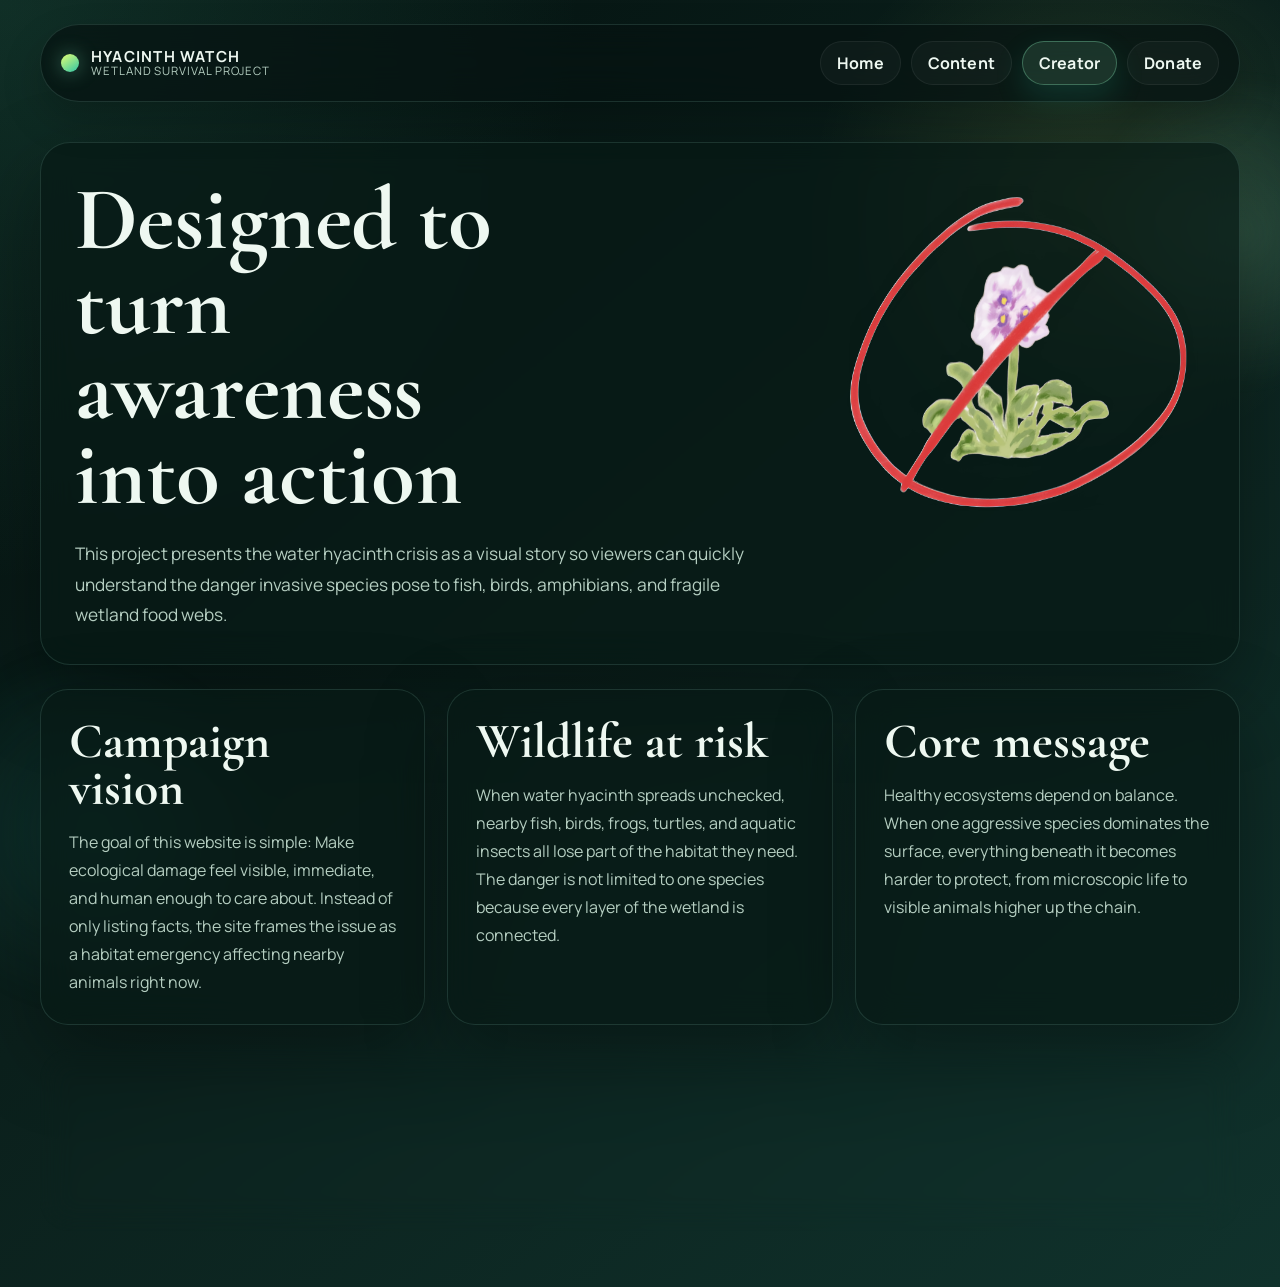
<file: creator.html>
<!DOCTYPE html>
<html lang="en">
<head>
  <meta charset="UTF-8">
  <meta name="viewport" content="width=device-width, initial-scale=1.0">
  <title>Water Hyacinth Crisis | Creator</title>
  <meta name="description" content="Learn about the creator page and the mission behind this awareness project on invasive water hyacinth.">
  <link rel="preconnect" href="https://fonts.googleapis.com">
  <link rel="preconnect" href="https://fonts.gstatic.com" crossorigin>
  <link href="https://fonts.googleapis.com/css2?family=Cormorant+Garamond:wght@500;600;700&family=Manrope:wght@400;500;600;700;800&display=swap" rel="stylesheet">
  <link rel="stylesheet" href="style.css">
</head>
<body class="theme-creator">
  <div class="page-shell">
    <nav class="nav" id="navbar">
      <a href="index.html" class="brand-mark">
        <span class="brand-orb"></span>
        <span class="brand-copy">
          <strong>Hyacinth Watch</strong>
          <small>Wetland Survival Project</small>
        </span>
      </a>
      <div class="nav-links">
        <a href="index.html" class="nav-btn">Home</a>
        <a href="content.html" class="nav-btn">Content</a>
        <a href="creator.html" class="nav-btn active">Creator</a>
        <a href="donate.html" class="nav-btn">Donate</a>
      </div>
    </nav>

    <main class="content-wrap">
      <section class="page-header reveal">
        <div class="title-row">
          <h1>Designed to turn awareness into action</h1>
          <img class="title-image" src="no hyacinth.png" alt="No water hyacinth sign">
        </div>
        <p class="lead">This project presents the water hyacinth crisis as a visual story so viewers can quickly understand the danger invasive species pose to fish, birds, amphibians, and fragile wetland food webs.</p>
      </section>

      <section class="creator-layout">
        <article class="bio-card glass reveal">
          <h2>Campaign vision</h2>
          <p>The goal of this website is simple: Make ecological damage feel visible, immediate, and human enough to care about. Instead of only listing facts, the site frames the issue as a habitat emergency affecting nearby animals right now.</p>
        </article>
        <article class="bio-card glass reveal">
          <h2>Wildlife at risk</h2>
          <p>When water hyacinth spreads unchecked, nearby fish, birds, frogs, turtles, and aquatic insects all lose part of the habitat they need. The danger is not limited to one species because every layer of the wetland is connected.</p>
        </article>
        <article class="bio-card glass reveal">
          <h2>Core message</h2>
          <p>Healthy ecosystems depend on balance. When one aggressive species dominates the surface, everything beneath it becomes harder to protect, from microscopic life to visible animals higher up the chain.</p>
        </article>
      </section>

      <section class="quote-panel reveal">
        <p>"Awareness is the first removal tool. Once people can see the damage clearly, action becomes easier to organize."</p>
      </section>
    </main>
  </div>

  <script src="script.js" defer></script>
</body>
</html>
</file>
<file: style.css>
:root {
  --bg: #071512;
  --bg-alt: #0d2421;
  --panel: rgba(7, 25, 22, 0.72);
  --panel-strong: rgba(10, 35, 31, 0.88);
  --line: rgba(166, 230, 210, 0.14);
  --text: #eef8f1;
  --muted: #b5cec1;
  --accent: #90f7c4;
  --accent-strong: #2ec4a6;
  --highlight: #e4ff74;
  --shadow: 0 30px 80px rgba(0, 0, 0, 0.34);
}

* {
  box-sizing: border-box;
}

html {
  scroll-behavior: smooth;
}

body {
  margin: 0;
  min-height: 100vh;
  font-family: "Manrope", sans-serif;
  color: var(--text);
  background:
    radial-gradient(circle at top left, rgba(65, 169, 134, 0.2), transparent 32%),
    radial-gradient(circle at 85% 15%, rgba(228, 255, 116, 0.12), transparent 18%),
    linear-gradient(140deg, #04110f 0%, #0b201c 45%, #10322c 100%);
  overflow-x: hidden;
}

body::before,
body::after {
  content: "";
  position: fixed;
  inset: auto;
  pointer-events: none;
  z-index: -1;
}

body::before {
  top: 8%;
  right: -120px;
  width: 320px;
  height: 320px;
  border-radius: 50%;
  background: radial-gradient(circle, rgba(156, 255, 213, 0.16), transparent 70%);
  filter: blur(8px);
}

body::after {
  bottom: -110px;
  left: -90px;
  width: 360px;
  height: 360px;
  border-radius: 45% 55% 58% 42%;
  background: radial-gradient(circle, rgba(31, 140, 128, 0.22), transparent 70%);
  filter: blur(12px);
}

.page-shell {
  width: min(1200px, calc(100% - 32px));
  margin: 0 auto;
  padding: 24px 0 56px;
}

.nav {
  position: sticky;
  top: 14px;
  z-index: 20;
  display: flex;
  align-items: center;
  justify-content: space-between;
  gap: 24px;
  padding: 16px 20px;
  border: 1px solid var(--line);
  border-radius: 999px;
  background: rgba(6, 19, 17, 0.72);
  backdrop-filter: blur(20px);
  box-shadow: 0 18px 40px rgba(0, 0, 0, 0.2);
  transition: transform 0.35s ease, opacity 0.35s ease, background 0.35s ease;
}

.nav.nav-hidden {
  transform: translateY(-140%);
  opacity: 0;
}

.brand-mark {
  display: inline-flex;
  align-items: center;
  gap: 12px;
  color: var(--text);
  text-decoration: none;
}

.brand-orb {
  width: 18px;
  height: 18px;
  border-radius: 50%;
  background: linear-gradient(145deg, var(--highlight), var(--accent-strong));
  box-shadow: 0 0 20px rgba(144, 247, 196, 0.4);
}

.brand-copy {
  display: flex;
  flex-direction: column;
  line-height: 1.05;
}

.brand-copy strong {
  font-size: 0.95rem;
  letter-spacing: 0.08em;
  text-transform: uppercase;
}

.brand-copy small {
  color: var(--muted);
  font-size: 0.72rem;
  letter-spacing: 0.08em;
  text-transform: uppercase;
}

.nav-links {
  display: flex;
  flex-wrap: wrap;
  justify-content: flex-end;
  gap: 10px;
}

.nav-btn,
.btn {
  position: relative;
  display: inline-flex;
  align-items: center;
  justify-content: center;
  gap: 10px;
  padding: 12px 18px;
  border: 1px solid transparent;
  border-radius: 999px;
  color: var(--text);
  text-decoration: none;
  font-weight: 700;
  letter-spacing: 0.01em;
  cursor: pointer;
  overflow: hidden;
  transition:
    transform 0.25s ease,
    background 0.25s ease,
    border-color 0.25s ease,
    box-shadow 0.25s ease,
    color 0.25s ease;
}

.nav-btn {
  padding: 10px 16px;
  background: rgba(255, 255, 255, 0.03);
  border-color: rgba(255, 255, 255, 0.06);
}

.nav-btn.active,
.nav-btn:hover {
  background: rgba(144, 247, 196, 0.12);
  border-color: rgba(144, 247, 196, 0.3);
  box-shadow: 0 12px 30px rgba(46, 196, 166, 0.16);
}

.nav-btn:hover,
.btn:hover {
  transform: translateY(-3px) scale(1.01);
}

.nav-btn:active,
.btn:active {
  transform: translateY(1px) scale(0.98);
}

.btn {
  min-height: 48px;
  border: none;
}

.btn-primary {
  background: linear-gradient(135deg, var(--highlight), var(--accent));
  color: #062019;
  box-shadow: 0 10px 18px -6px rgba(170, 236, 116, 0.18);
}

.btn-primary:hover {
  box-shadow: 0 14px 22px -8px rgba(170, 236, 116, 0.22);
}

.btn-secondary {
  background: rgba(255, 255, 255, 0.05);
  border: 1px solid rgba(255, 255, 255, 0.08);
  box-shadow: 0 10px 18px -10px rgba(0, 0, 0, 0.45);
}

.btn-secondary:hover {
  box-shadow: 0 14px 24px -12px rgba(0, 0, 0, 0.55);
}

.btn-outline {
  border: 1px solid rgba(228, 255, 116, 0.35);
  background: rgba(228, 255, 116, 0.08);
}

.magnetic::after {
  content: "";
  position: absolute;
  inset: 0;
  border-radius: inherit;
  background: linear-gradient(120deg, transparent, rgba(255, 255, 255, 0.2), transparent);
  transform: translateX(-130%);
  transition: transform 0.55s ease;
}

.magnetic:hover::after {
  transform: translateX(130%);
}

main {
  padding-top: 40px;
}

.panel,
.story-card,
.donation-panel,
.quote-panel,
.timeline,
.page-header {
  position: relative;
  overflow: hidden;
}

.glass,
.story-card,
.donation-panel,
.quote-panel,
.timeline,
.page-header {
  background: var(--panel);
  border: 1px solid var(--line);
  box-shadow: var(--shadow);
  backdrop-filter: blur(16px);
}

.hero {
  display: grid;
  grid-template-columns: minmax(0, 1.2fr) minmax(280px, 0.8fr);
  gap: 28px;
  align-items: stretch;
  min-height: calc(100vh - 140px);
  padding: 42px;
  border-radius: 36px;
  background:
    linear-gradient(120deg, rgba(7, 23, 20, 0.84), rgba(13, 38, 34, 0.5)),
    url("https://upload.wikimedia.org/wikipedia/commons/5/5f/Eichhornia_crassipes.jpg") center/cover;
  border: 1px solid rgba(166, 230, 210, 0.2);
}

.hero::before {
  content: "";
  position: absolute;
  inset: 0;
  background:
    linear-gradient(180deg, rgba(228, 255, 116, 0.08), transparent 40%),
    radial-gradient(circle at 75% 30%, rgba(144, 247, 196, 0.16), transparent 24%);
  pointer-events: none;
}

.hero-copy,
.hero-card,
.hero-side {
  position: relative;
  z-index: 1;
}

.hero-copy {
  align-self: end;
  max-width: 680px;
}

.hero-side {
  display: grid;
  gap: 18px;
  align-self: end;
}

.hero-image-card {
  padding: 12px;
  border-radius: 28px;
}

.hero-image {
  display: block;
  width: 115%;
  min-height: 460px;
  max-height: 600px;
  border-radius: 22px;
  background: rgba(255, 255, 255, 0.03);
}

.eyebrow {
  margin: 0 0 14px;
  font-size: 0.82rem;
  font-weight: 800;
  letter-spacing: 0.18em;
  text-transform: uppercase;
  color: var(--highlight);
}

h1,
h2,
h3 {
  margin: 0;
  font-family: "Cormorant Garamond", serif;
  font-weight: 700;
  line-height: 0.95;
}

h1 {
  font-size: clamp(3.6rem, 7vw, 6.8rem);
  max-width: 10ch;
}

h2 {
  font-size: clamp(2rem, 4vw, 3.1rem);
  margin-bottom: 16px;
}

h3 {
  font-size: 1.6rem;
  margin-bottom: 10px;
}

p {
  margin: 0;
  line-height: 1.75;
  color: var(--muted);
}

.lead {
  margin-top: 22px;
  max-width: 62ch;
  font-size: 1.08rem;
}

.button-row {
  display: flex;
  flex-wrap: wrap;
  gap: 14px;
  margin-top: 30px;
}

.centered {
  justify-content: center;
}

.hero-card {
  padding: 24px;
  border-radius: 28px;
}

.stat-stack {
  display: grid;
  gap: 14px;
}

.stat-pill {
  padding: 18px;
  border-radius: 22px;
  background: rgba(255, 255, 255, 0.04);
  border: 1px solid rgba(255, 255, 255, 0.07);
}

.stat-number {
  display: block;
  margin-bottom: 8px;
  color: var(--text);
  font-weight: 800;
  font-size: 1.1rem;
}

.section-spacing {
  margin-top: 30px;
}

.grid-two {
  display: grid;
  grid-template-columns: repeat(2, minmax(0, 1fr));
  gap: 22px;
}

.grid-two .panel {
  padding: 28px;
  border-radius: 28px;
}

.feature-band {
  display: flex;
  align-items: center;
  justify-content: space-between;
  gap: 24px;
  margin-top: 30px;
  padding: 28px 30px;
  border-radius: 28px;
  background: linear-gradient(120deg, rgba(228, 255, 116, 0.12), rgba(46, 196, 166, 0.1));
  border: 1px solid rgba(228, 255, 116, 0.16);
}

.content-wrap {
  display: grid;
  gap: 24px;
}

.page-header {
  padding: 34px;
  border-radius: 30px;
}

.title-row {
  display: flex;
  align-items: center;
  justify-content: space-between;
  gap: 20px;
}

.title-image {
  width: clamp(350px, 28vw, 450px);
  height: auto;
  flex-shrink: 0;
}

.content-title-image {
  width: clamp(400px, 28vw, 550px);
}

.title-image-frame {
  display: inline-flex;
  align-items: center;
  justify-content: center;
  padding: 12px;
  border-radius: 24px;
  border: 1px solid rgba(255, 255, 255, 0.08);
  background: rgba(255, 255, 255, 0.04);
  box-shadow: 0 18px 40px rgba(0, 0, 0, 0.18);
}

.story-grid {
  display: grid;
  grid-template-columns: repeat(2, minmax(0, 1fr));
  gap: 22px;
  align-items: start;
}

.story-card {
  padding: 28px;
  border-radius: 28px;
  transition: transform 0.3s ease, border-color 0.3s ease, box-shadow 0.3s ease;
}

.story-card:hover,
.bio-card:hover {
  transform: translateY(-6px);
  border-color: rgba(144, 247, 196, 0.22);
  box-shadow: 0 28px 60px rgba(0, 0, 0, 0.24);
}

.story-index {
  display: inline-flex;
  margin-bottom: 18px;
  padding: 8px 12px;
  border-radius: 999px;
  background: rgba(144, 247, 196, 0.1);
  color: var(--highlight);
  font-size: 0.82rem;
  font-weight: 800;
  letter-spacing: 0.16em;
}

.timeline {
  display: grid;
  grid-template-columns: repeat(4, minmax(0, 1fr));
  gap: 18px;
  padding: 26px;
  border-radius: 28px;
}

.timeline-step {
  padding: 18px;
  border-left: 1px solid rgba(228, 255, 116, 0.18);
}

.video-panel {
  padding: 30px;
  border-radius: 28px;
}

.video-panel p {
  margin-top: 14px;
  margin-bottom: 22px;
}

.video-frame {
  position: relative;
  width: 100%;
  padding-top: 56.25%;
  overflow: hidden;
  border-radius: 22px;
  border: 1px solid rgba(255, 255, 255, 0.08);
  background: rgba(255, 255, 255, 0.03);
}

.video-frame iframe {
  position: absolute;
  inset: 0;
  width: 100%;
  height: 100%;
  border: 0;
}

.creator-layout {
  display: grid;
  grid-template-columns: repeat(3, minmax(0, 1fr));
  gap: 22px;
}

.bio-card {
  padding: 28px;
  border-radius: 28px;
  border: 1px solid var(--line);
  transition: transform 0.3s ease, border-color 0.3s ease, box-shadow 0.3s ease;
}

.quote-panel {
  padding: 36px;
  border-radius: 30px;
  text-align: center;
}

.quote-panel p {
  color: var(--text);
  font-family: "Cormorant Garamond", serif;
  font-size: clamp(2rem, 4vw, 3.2rem);
  line-height: 1.05;
}

.donation-panel {
  display: grid;
  grid-template-columns: minmax(0, 1fr) minmax(280px, 420px);
  gap: 24px;
  align-items: center;
  padding: 30px;
  border-radius: 30px;
}

.donation-console {
  padding: 28px;
  border-radius: 28px;
  background: linear-gradient(180deg, rgba(255, 255, 255, 0.05), rgba(255, 255, 255, 0.02));
  border: 1px solid rgba(255, 255, 255, 0.08);
  text-align: center;
}

.progress-meta {
  display: grid;
  grid-template-columns: repeat(2, minmax(0, 1fr));
  gap: 14px;
  margin-top: 24px;
}

.progress-stat {
  padding: 16px;
  border-radius: 20px;
  background: rgba(255, 255, 255, 0.04);
  border: 1px solid rgba(255, 255, 255, 0.08);
}

.progress-caption {
  display: block;
  margin-bottom: 8px;
  font-size: 0.75rem;
  font-weight: 800;
  letter-spacing: 0.16em;
  text-transform: uppercase;
  color: var(--highlight);
}

.progress-stat strong {
  color: var(--text);
  font-size: 1.15rem;
}

.progress-track {
  margin-top: 18px;
  width: 100%;
  height: 18px;
  border-radius: 999px;
  overflow: hidden;
  background: rgba(255, 255, 255, 0.08);
  border: 1px solid rgba(255, 255, 255, 0.08);
}

.progress-fill {
  width: 0;
  height: 100%;
  border-radius: inherit;
  background: linear-gradient(90deg, var(--highlight), var(--accent-strong));
  box-shadow: inset 0 0 18px rgba(255, 255, 255, 0.18);
  transition: width 0.35s ease;
}

.support-label {
  font-size: 0.8rem;
  font-weight: 800;
  letter-spacing: 0.18em;
  text-transform: uppercase;
  color: var(--highlight);
}

.counter-value {
  margin: 14px 0 0;
  color: var(--text);
  font-family: "Cormorant Garamond", serif;
  font-size: clamp(3rem, 7vw, 5rem);
  line-height: 1;
}

.reveal {
  opacity: 0;
  transform: translateY(26px);
  transition: opacity 0.8s ease, transform 0.8s ease;
}

.reveal.show {
  opacity: 1;
  transform: translateY(0);
}

@media (max-width: 980px) {
  .hero,
  .donation-panel,
  .timeline,
  .creator-layout,
  .grid-two,
  .story-grid {
    grid-template-columns: 1fr;
  }

  .timeline-step {
    border-left: none;
    border-top: 1px solid rgba(228, 255, 116, 0.18);
  }

  h1 {
    max-width: 12ch;
  }

  .feature-band,
  .nav {
    border-radius: 28px;
  }
}

@media (max-width: 720px) {
  .page-shell {
    width: min(100% - 18px, 1200px);
    padding-top: 14px;
  }

  .nav {
    position: sticky;
    top: 8px;
    padding: 14px;
    align-items: flex-start;
    flex-direction: column;
  }

  .nav-links {
    width: 100%;
    justify-content: flex-start;
  }

  .hero,
  .page-header,
  .story-card,
  .bio-card,
  .quote-panel,
  .donation-panel,
  .grid-two .panel,
  .feature-band {
    padding: 22px;
    border-radius: 24px;
  }

  h1 {
    font-size: clamp(2.8rem, 12vw, 4.8rem);
  }

  h2 {
    font-size: clamp(1.8rem, 8vw, 2.5rem);
  }

  .title-row {
    align-items: flex-start;
    flex-direction: column;
  }

  .progress-meta {
    grid-template-columns: 1fr;
  }
}
</file>
